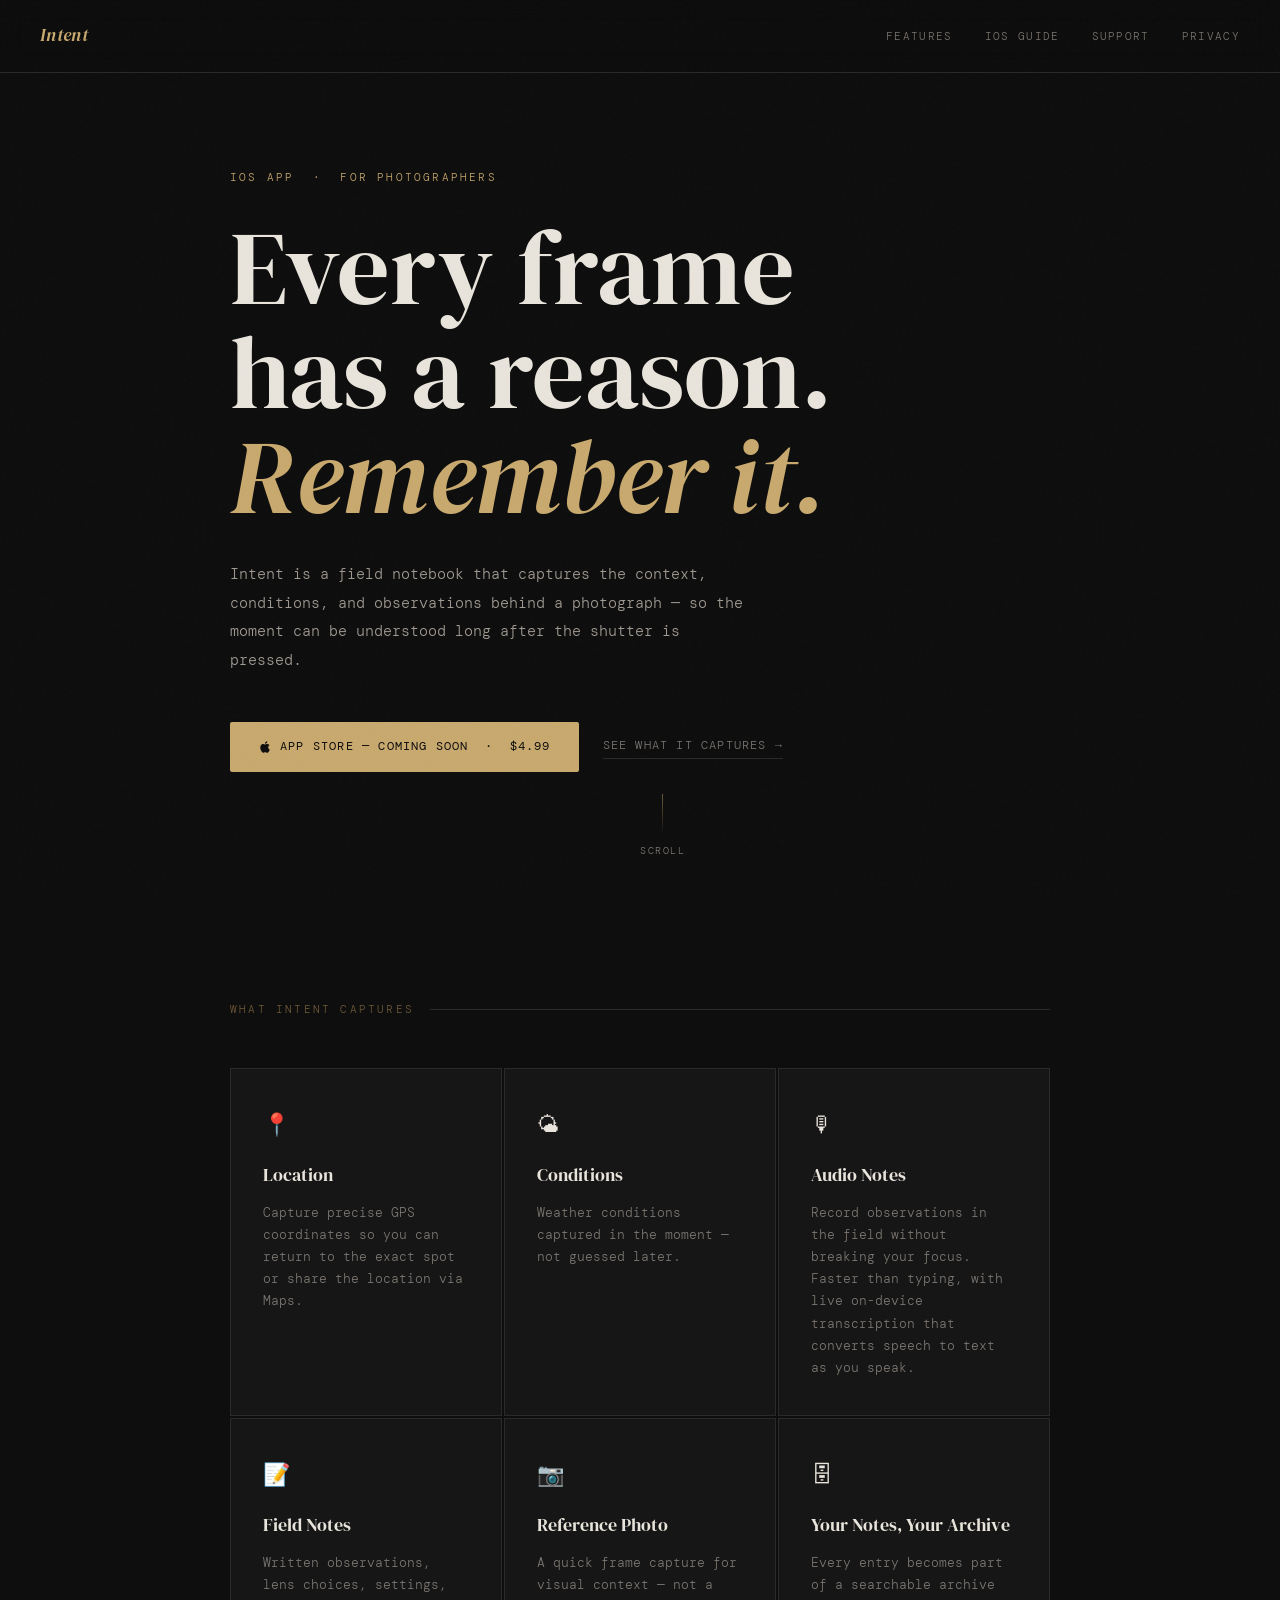
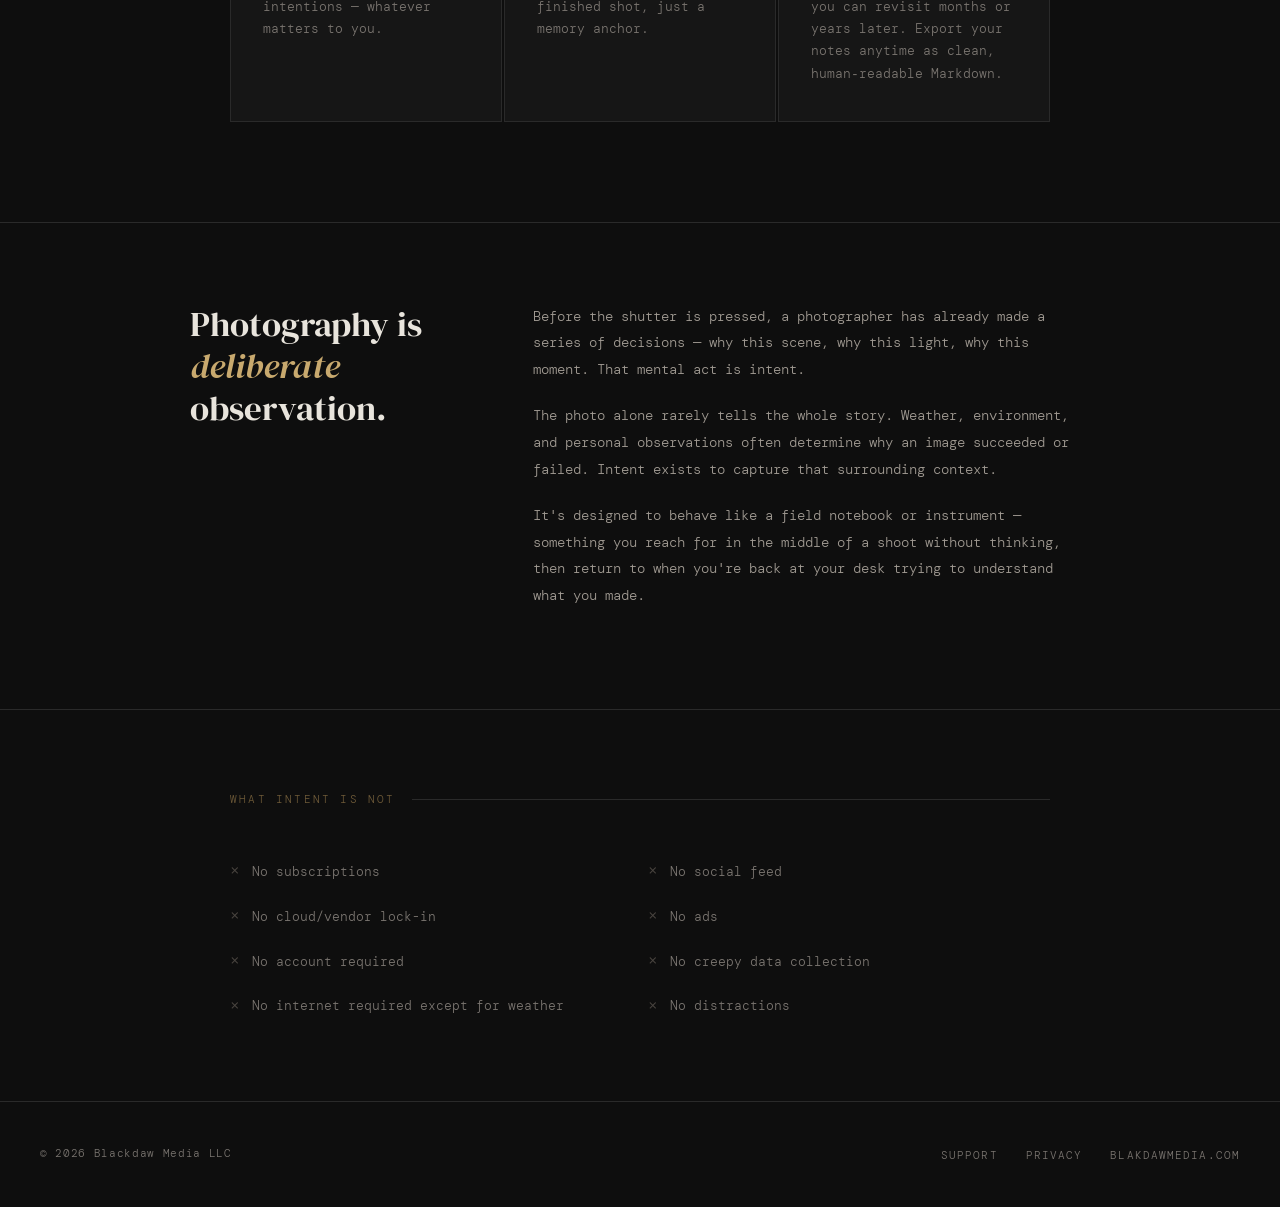
<file: index.html>
<!DOCTYPE html>
<html lang="en">
<head>
  <meta charset="UTF-8" />
  <meta name="viewport" content="width=device-width, initial-scale=1.0" />
  <title>Intent Photo Notes</title>
  <meta name="description" content="Intent is a field notebook for photographers that captures the context, conditions, and observations behind a photograph." />
  <link rel="preconnect" href="https://fonts.googleapis.com" />
  <link rel="preconnect" href="https://fonts.gstatic.com" crossorigin />
  <link href="https://fonts.googleapis.com/css2?family=DM+Serif+Display:ital@0;1&family=DM+Mono:wght@300;400&display=swap" rel="stylesheet" />
  <link rel="stylesheet" href="style.css" />
</head>
<body>

  <nav>
    <a href="/" class="nav-logo"><em>Intent</em></a>
    <ul class="nav-links">
      <li><a href="#features">Features</a></li>
      <li><a href="ios-guide.html">iOS Guide</a></li>
      <li><a href="support.html">Support</a></li>
      <li><a href="privacy.html">Privacy</a></li>
    </ul>
  </nav>

  <section class="hero">
    <p class="eyebrow">iOS App &nbsp;·&nbsp; For Photographers</p>
    <h1>Every frame<br>has a reason.<br><em>Remember it.</em></h1>
    <p class="hero-sub">Intent is a field notebook that captures the context, conditions, and observations behind a photograph — so the moment can be understood long after the shutter is pressed.</p>
    <div class="cta-row">
      <a href="#" class="btn-primary">
        <svg width="14" height="14" viewBox="0 0 24 24" fill="currentColor"><path d="M18.71 19.5c-.83 1.24-1.71 2.45-3.05 2.47-1.34.03-1.77-.79-3.29-.79-1.53 0-2 .77-3.27.82-1.31.05-2.3-1.32-3.14-2.53C4.25 17 2.94 12.45 4.7 9.39c.87-1.52 2.43-2.48 4.12-2.51 1.28-.02 2.5.87 3.29.87.78 0 2.26-1.07 3.8-.91.65.03 2.47.26 3.64 1.98-.09.06-2.17 1.28-2.15 3.81.03 3.02 2.65 4.03 2.68 4.04-.03.07-.42 1.44-1.38 2.83M13 3.5c.73-.83 1.94-1.46 2.94-1.5.13 1.17-.34 2.35-1.04 3.19-.69.85-1.83 1.51-2.95 1.42-.15-1.15.41-2.35 1.05-3.11z"/></svg>
        App Store — Coming Soon &nbsp;·&nbsp; $4.99
      </a>
      <a href="#features" class="btn-ghost">See what it captures →</a>
    </div>
    <div class="scroll-hint">
      <div class="scroll-line"></div>
      <span>Scroll</span>
    </div>
  </section>

  <section class="section" id="features">
    <p class="section-label">What Intent captures</p>
    <div class="features-grid">
      <div class="feature">
        <span class="feature-icon">📍</span>
        <h3>Location</h3>
        <p>Capture precise GPS coordinates so you can return to the exact spot or share the location via Maps.</p>
      </div>
      <div class="feature">
        <span class="feature-icon">🌤</span>
        <h3>Conditions</h3>
        <p>Weather conditions captured in the moment — not guessed later.</p>
      </div>
      <div class="feature">
        <span class="feature-icon">🎙</span>
        <h3>Audio Notes</h3>
        <p>Record observations in the field without breaking your focus. Faster than typing, with live on-device transcription that converts speech to text as you speak.</p>
      </div>
      <div class="feature">
        <span class="feature-icon">📝</span>
        <h3>Field Notes</h3>
        <p>Written observations, lens choices, settings, intentions — whatever matters to you.</p>
      </div>
      <div class="feature">
        <span class="feature-icon">📷</span>
        <h3>Reference Photo</h3>
        <p>A quick frame capture for visual context — not a finished shot, just a memory anchor.</p>
      </div>
      <div class="feature">
        <span class="feature-icon">🗄</span>
        <h3>Your Notes, Your Archive</h3>
        <p>Every entry becomes part of a searchable archive you can revisit months or years later. Export your notes anytime as clean, human‑readable Markdown.</p>
      </div>
    </div>
  </section>

  <div class="philosophy">
    <div class="philosophy-inner">
      <h2>Photography is<br><em>deliberate</em><br>observation.</h2>
      <div class="philosophy-body">
        <p>Before the shutter is pressed, a photographer has already made a series of decisions — why this scene, why this light, why this moment. That mental act is intent.</p>
        <p>The photo alone rarely tells the whole story. Weather, environment, and personal observations often determine why an image succeeded or failed. Intent exists to capture that surrounding context.</p>
        <p>It's designed to behave like a field notebook or instrument — something you reach for in the middle of a shoot without thinking, then return to when you're back at your desk trying to understand what you made.</p>
      </div>
    </div>
  </div>

  <div class="nobs">
    <p class="section-label">What Intent is not</p>
    <div class="nobs-grid">
      <div class="nobs-item">No subscriptions</div>
      <div class="nobs-item">No social feed</div>
      <div class="nobs-item">No cloud/vendor lock-in</div>
      <div class="nobs-item">No ads</div>
      <div class="nobs-item">No account required</div>
      <div class="nobs-item">No creepy data collection</div>
      <div class="nobs-item">No internet required except for weather</div>
      <div class="nobs-item">No distractions</div>
    </div>
  </div>

  <footer>
    <span>© 2026 Blackdaw Media LLC</span>
    <ul class="footer-links">
      <li><a href="support.html">Support</a></li>
      <li><a href="privacy.html">Privacy</a></li>
      <li><a href="https://blackdawmedia.com">blakdawmedia.com</a></li>
    </ul>
  </footer>

</body>
</html>
</file>
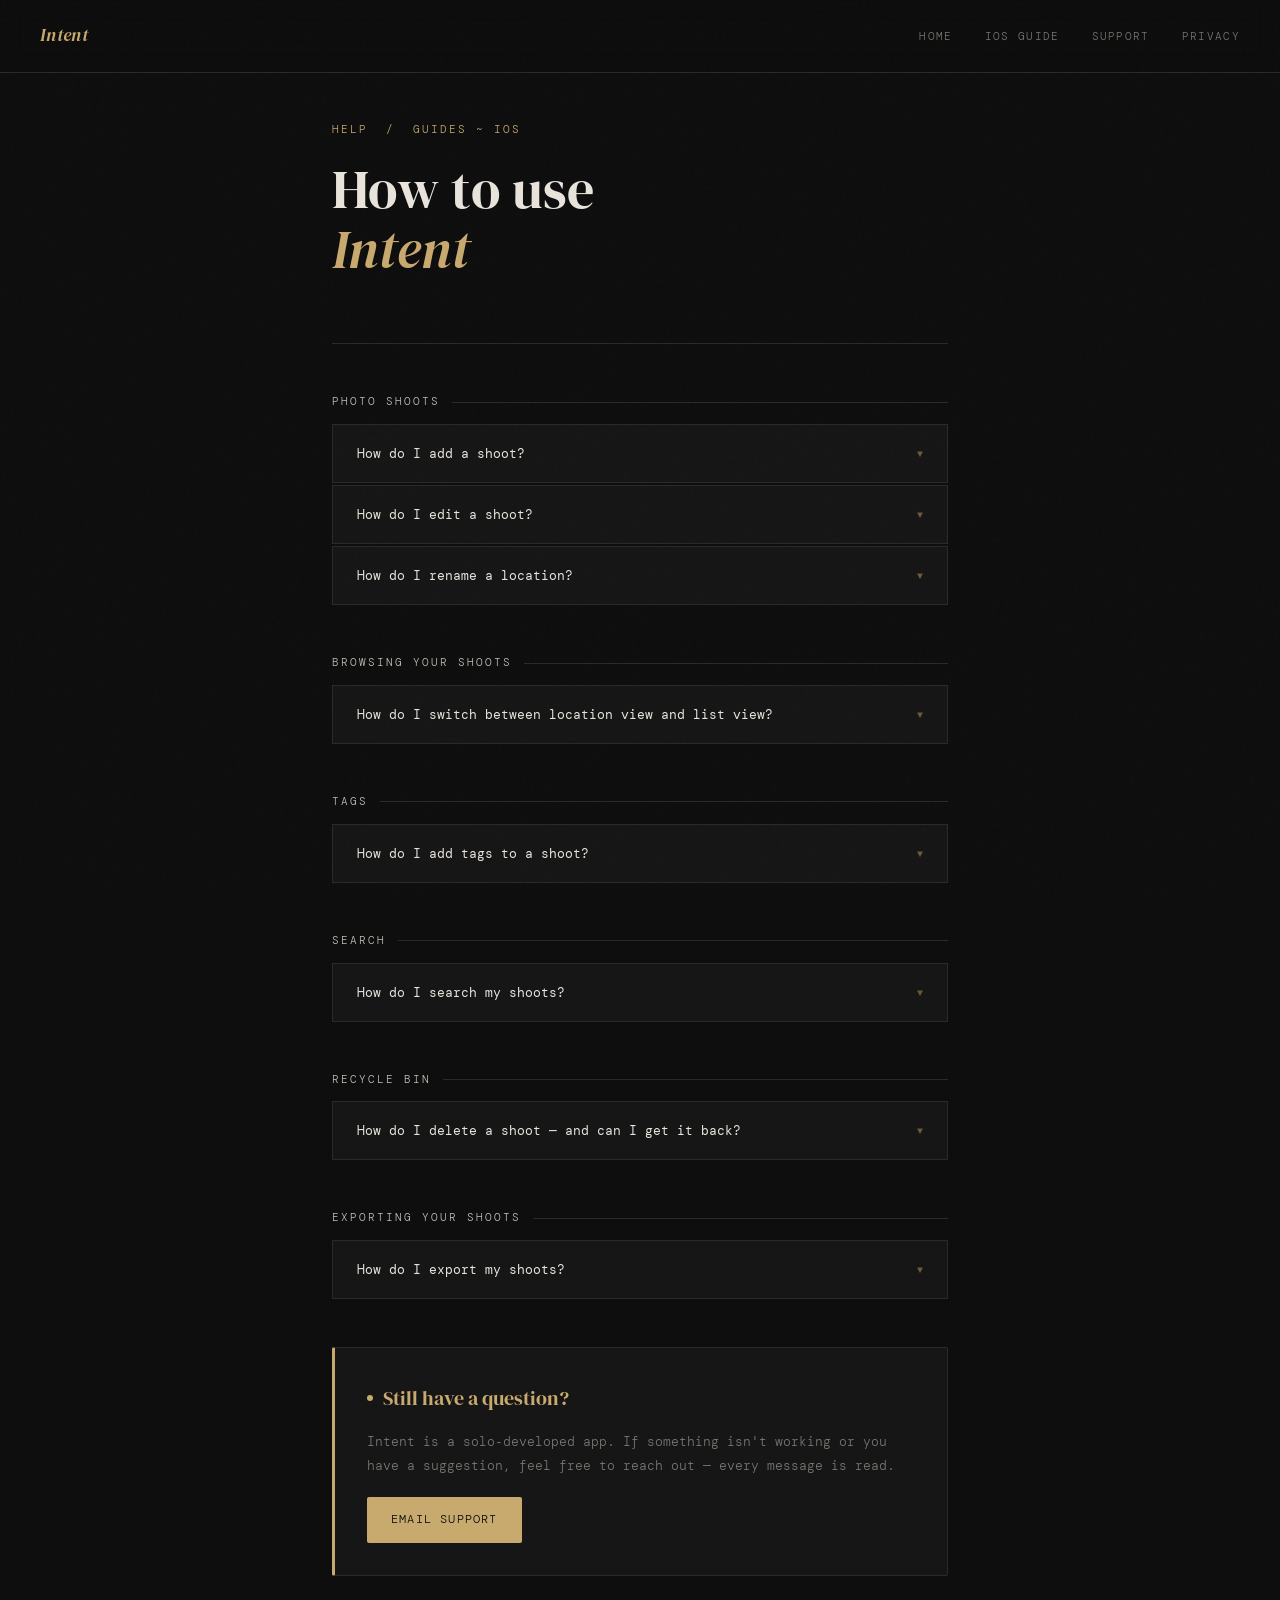
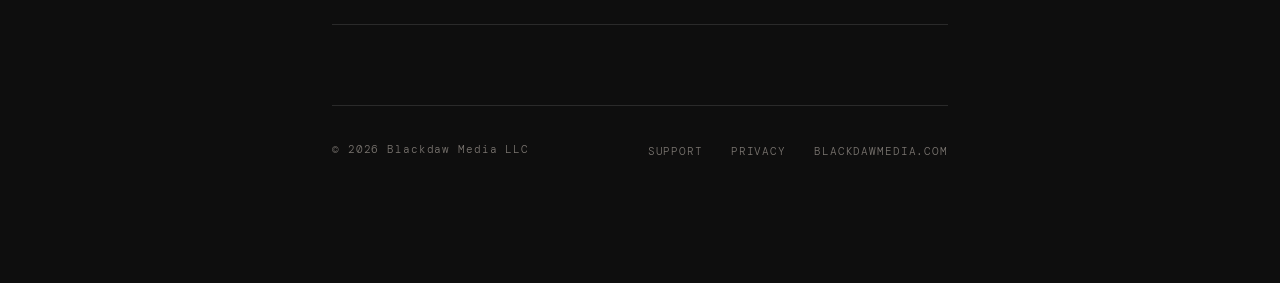
<file: ios-guide.html>
<!DOCTYPE html>
<html lang="en">
<head>
  <meta charset="UTF-8" />
  <meta name="viewport" content="width=device-width, initial-scale=1.0" />
  <title>Guides – Intent</title>
  <link rel="preconnect" href="https://fonts.googleapis.com" />
  <link rel="preconnect" href="https://fonts.gstatic.com" crossorigin />
  <link href="https://fonts.googleapis.com/css2?family=DM+Serif+Display:ital@0;1&family=DM+Mono:wght@300;400&display=swap" rel="stylesheet" />
  <link rel="stylesheet" href="style.css" />
  <style>
    .guide-section { margin-bottom: 48px; animation: fadeUp 0.5s ease both; }
    .guide-section:nth-child(2) { animation-delay: 0.08s; }
    .guide-section:nth-child(3) { animation-delay: 0.14s; }
    .guide-section:nth-child(4) { animation-delay: 0.20s; }
    .guide-section:nth-child(5) { animation-delay: 0.26s; }

    .guide-label {
      font-size: 11px;
      letter-spacing: 0.18em;
      text-transform: uppercase;
      color: var(--accent-dim);
      margin-bottom: 20px;
      display: flex;
      align-items: center;
      gap: 12px;
    }
    .guide-label::after { content: ''; flex: 1; height: 1px; background: var(--border); }

    .guide-card {
      background: var(--surface);
      border: 1px solid var(--border);
      margin-bottom: 2px;
      overflow: hidden;
    }

    .guide-card-header {
      width: 100%;
      background: none;
      border: none;
      color: var(--text);
      font-family: 'DM Mono', monospace;
      font-size: 13px;
      font-weight: 400;
      text-align: left;
      padding: 20px 24px;
      cursor: pointer;
      display: flex;
      justify-content: space-between;
      align-items: center;
      gap: 16px;
      transition: color 0.2s;
    }

    .guide-card-header:hover { color: var(--accent); }

    .guide-card-header .chevron {
      font-size: 10px;
      color: var(--accent-dim);
      transition: transform 0.25s;
      flex-shrink: 0;
    }

    .guide-card.open .chevron { transform: rotate(180deg); }

    .guide-body {
      max-height: 0;
      overflow: hidden;
      transition: max-height 0.35s ease, padding 0.3s ease;
      padding: 0 24px;
    }

    .guide-card.open .guide-body {
      max-height: 800px;
      padding: 0 24px 28px;
    }

    .steps { display: flex; flex-direction: column; gap: 0; }

    .step {
      display: flex;
      gap: 16px;
      align-items: flex-start;
      padding: 10px 0;
      border-bottom: 1px solid var(--border);
    }

    .step:last-child { border-bottom: none; }

    .step-num {
      width: 22px;
      height: 22px;
      border-radius: 50%;
      border: 1px solid var(--border);
      color: var(--muted);
      font-size: 11px;
      display: flex;
      align-items: center;
      justify-content: center;
      flex-shrink: 0;
      margin-top: 2px;
      font-family: 'DM Mono', monospace;
    }

    .step-content {
      font-size: 13px;
      line-height: 1.75;
      color: #c4bfb7;
      padding-top: 1px;
    }

    .step-content strong {
      color: var(--text);
      font-weight: 400;
    }

    .guide-tip {
      margin-top: 20px;
      padding: 14px 18px;
      border-left: 2px solid var(--accent-dim);
      font-size: 12px;
      color: var(--muted);
      line-height: 1.7;
    }

    .guide-tip strong {
      color: var(--accent);
      font-weight: 400;
      letter-spacing: 0.06em;
    }

    .guide-divider {
      border: none;
      border-top: 1px solid var(--border);
      margin: 16px 0;
    }
  </style>
</head>
<body>
  <nav>
    <a href="index.html" class="nav-logo"><em>Intent</em></a>
    <ul class="nav-links">
      <li><a href="index.html">Home</a></li>
      <li><a href="ios-guide.html">iOS Guide</a></li>
      <li><a href="support.html">Support</a></li>
      <li><a href="privacy.html">Privacy</a></li>
    </ul>
  </nav>

  <div class="wrap">
    <header>
      <p class="eyebrow">Help &nbsp;/&nbsp; Guides ~ iOS</p>
      <h1>How to use<br><em>Intent</em></h1>
    </header>

    <hr class="rule" />

    <!-- Section: Shoots -->
    <div class="guide-section">
      <p class="guide-label">Photo shoots</p>

      <div class="guide-card">
        <button class="guide-card-header" onclick="toggle(this)">
          How do I add a shoot?
          <span class="chevron">▼</span>
        </button>
        <div class="guide-body">
          <div class="steps">
            <div class="step">
              <div class="step-num">1</div>
              <div class="step-content">Tap the <strong>+ button</strong> on the home screen to start a new shoot.</div>
            </div>
            <div class="step">
              <div class="step-num">2</div>
              <div class="step-content">Take or add a reference photo. Intent automatically records the <strong>date, time, location, and weather conditions</strong> for that moment.</div>
            </div>
            <div class="step">
              <div class="step-num">3</div>
              <div class="step-content">Add a written note, or tap the <strong>microphone</strong> to transcribe your voice directly into the notes field.</div>
            </div>
            <div class="step">
              <div class="step-num">4</div>
              <div class="step-content">Choose an existing location. Or create a new one to file the shoot under.</div>
            </div>
            <div class="step">
              <div class="step-num">5</div>
              <div class="step-content">Tap <strong>Save</strong>. Your shoot is stored locally on your device.</div>
            </div>
          </div>
          <div class="guide-tip"><strong>Note —</strong> Voice transcription runs on-device and feeds directly into the notes field, so you can talk through what you're seeing without typing.</div>
        </div>
      </div>

      <div class="guide-card">
        <button class="guide-card-header" onclick="toggle(this)">
          How do I edit a shoot?
          <span class="chevron">▼</span>
        </button>
        <div class="guide-body">
          <div class="steps">
            <div class="step">
              <div class="step-num">1</div>
              <div class="step-content">Tap a shoot from the home screen to open it.</div>
            </div>
            <div class="step">
              <div class="step-num">2</div>
              <div class="step-content">Tap to edit — your notes, tags, or voice transcription.</div>
            </div>
            <div class="step">
              <div class="step-num">3</div>
              <div class="step-content">Changes <strong>save automatically</strong> as you make them.</div>
            </div>
          </div>
        </div>
        </div>
      
        <div class="guide-card">
        <button class="guide-card-header" onclick="toggle(this)">
          How do I rename a location?
          <span class="chevron">▼</span>
        </button>
        <div class="guide-body">
          <div class="steps">
            <div class="step">
              <div class="step-num">1</div>
              <div class="step-content">Tap <strong>Settings</strong> in the main navigation.</div>
            </div>
            <div class="step">
              <div class="step-num">2</div>
              <div class="step-content">Look for Manage Locations. Tap <strong>Rename Locations</strong>.</div>
            </div>
            <div class="step">
              <div class="step-num">3</div>
              <div class="step-content">Tap the location name you want to change. Edit it. Tap <strong>Save</strong>.</div>
            </div>
          </div>
        </div>
      </div>
    </div>

        <!-- Section: Views -->
    <div class="guide-section">
      <p class="guide-label">Browsing your shoots</p>

      <div class="guide-card">
        <button class="guide-card-header" onclick="toggle(this)">
          How do I switch between location view and list view?
          <span class="chevron">▼</span>
        </button>
        <div class="guide-body">
          <div class="steps">
            <div class="step">
              <div class="step-num">1</div>
              <div class="step-content">Tap the <strong>list icon in the toolbar</strong> on the home screen to toggle between the two views.</div>
            </div>
            <div class="step">
              <div class="step-num">2</div>
              <div class="step-content"><strong>Location view</strong> (default) groups your shoots by where you shot them. Swipe horizontally to move between locations.</div>
            </div>
            <div class="step">
              <div class="step-num">3</div>
              <div class="step-content"><strong>Flat list view</strong> shows all shoots in a single chronological list, newest first, across all locations.</div>
            </div>
          </div>
          <div class="guide-tip"><strong>Note —</strong> The toggle works in both All Shoots and Recent modes.</div>
        </div>
      </div>
    </div>

    <!-- Section: Tags -->
    <div class="guide-section">
      <p class="guide-label">Tags</p>

      <div class="guide-card">
        <button class="guide-card-header" onclick="toggle(this)">
          How do I add tags to a shoot?
          <span class="chevron">▼</span>
        </button>
        <div class="guide-body">
          <div class="steps">
            <div class="step">
              <div class="step-num">1</div>
              <div class="step-content">Open a shoot by tapping it from the home screen.</div>
            </div>
            <div class="step">
              <div class="step-num">2</div>
              <div class="step-content">Tap the <strong>tags field</strong> and start typing. Intent suggests matches from your existing tags and a built-in list of photography terms.</div>
            </div>
            <div class="step">
              <div class="step-num">3</div>
              <div class="step-content">Tap a suggestion to add it, or finish typing and confirm to <strong>create a new tag</strong>.</div>
            </div>
            <div class="step">
              <div class="step-num">4</div>
              <div class="step-content">To remove a tag, tap the <strong>× on the tag</strong> inside the shoot.</div>
            </div>
          </div>
          <div class="guide-tip"><strong>Note —</strong> Tags are fully searchable. Once you tag a shoot "golden hour" or "long exposure," you can find every shoot with that tag from the search screen.</div>
        </div>
      </div>
    </div>

    <!-- Section: Search -->
    <div class="guide-section">
      <p class="guide-label">Search</p>

      <div class="guide-card">
        <button class="guide-card-header" onclick="toggle(this)">
          How do I search my shoots?
          <span class="chevron">▼</span>
        </button>
        <div class="guide-body">
          <div class="steps">
            <div class="step">
              <div class="step-num">1</div>
              <div class="step-content">Tap the <strong>magnifying glass</strong> in the toolbar on the home screen.</div>
            </div>
            <div class="step">
              <div class="step-num">2</div>
              <div class="step-content">Type any word or phrase. Intent searches across your <strong>notes, tags, location names, and weather summaries</strong> simultaneously.</div>
            </div>
            <div class="step">
              <div class="step-num">3</div>
              <div class="step-content">Results appear as you type. Each result shows a <strong>match hint</strong> so you can see at a glance why it came up.</div>
            </div>
            <div class="step">
              <div class="step-num">4</div>
              <div class="step-content">Tap any result to open the full shoot.</div>
            </div>
          </div>
          <div class="guide-tip"><strong>Note —</strong> Try searching for weather conditions like "overcast" or "wind" — Intent captures those automatically, so your field conditions become searchable without any extra effort.</div>
        </div>
      </div>
    </div>

    <!-- Section: Recycle bin -->
    <div class="guide-section">
      <p class="guide-label">Recycle bin</p>

      <div class="guide-card">
        <button class="guide-card-header" onclick="toggle(this)">
          How do I delete a shoot — and can I get it back?
          <span class="chevron">▼</span>
        </button>
        <div class="guide-body">
          <div class="steps">
            <div class="step">
              <div class="step-num">1</div>
              <div class="step-content">Swipe left on a shoot from the home screen and tap <strong>Recycle</strong>. The shoot moves to the recycle bin — it isn't permanently removed yet.</div>
            </div>
            <div class="step">
              <div class="step-num">2</div>
              <div class="step-content">To access the recycle bin, tap <strong>Recycle Bin</strong> on the main navigation.</div>
            </div>
            <div class="step">
              <div class="step-num">3</div>
              <div class="step-content">To restore an individual shoot, swipe left on it and choose <strong>Undelete</strong>. It returns to the home screen exactly where it was. If you swipe far enough you will also see <strong>Delete</strong>. Tap that to permanently delete only that shoot.</div>
            </div>
            <div class="step">
              <div class="step-num">4</div>
              <div class="step-content">To empty Recycle Bin, tap the <strong>Trash Can</strong> in the top toolbar.  All shoots in the bin will be permanently deleted.</div>
            </div>
          </div>
          <div class="guide-tip"><strong>Note —</strong> Deleted shoots don't appear in search results — only active shoots are searched.</div>
        </div>
      </div>
    </div>

    <!-- Section: Views -->
    <div class="guide-section">
      <p class="guide-label">Exporting your shoots</p>

      <div class="guide-card">
        <button class="guide-card-header" onclick="toggle(this)">
          How do I export my shoots?
          <span class="chevron">▼</span>
        </button>
        <div class="guide-body">
          <div class="steps">
            <div class="step">
              <div class="step-num">1</div>
              <div class="step-content">Tap <strong>Settings</strong> in the main navigation.</div>
            </div>
            <div class="step">
              <div class="step-num">2</div>
              <div class="step-content">Scroll down to <strong>Data</strong>. Tap <strong>Export Journal</strong>.</div>
            </div>
            <div class="step">
              <div class="step-num">3</div>
              <div class="step-content">Review the notes about what is exported. Tap <strong>Export Journal</strong>.</div>
            </div>
            <div class="step">
              <div class="step-num">4</div>
              <div class="step-content">Choose the destination for the zip file. <strong>Email</strong> will be the best choice for most everyone.</div>
            </div>
          </div>
          <div class="guide-tip"><strong>Note —</strong> Export only exports the text details of your shoot as of version 1.</div>
        </div>
      </div>
    </div>

     <div class="contact-card">
      <h2>Still have a question?</h2>
      <p>Intent is a solo‑developed app. If something isn't working or you have a suggestion, feel free to reach out — every message is read.</p>
      <a href="mailto:support@intent-photo.com" class="btn-contact">Email Support</a>
    </div>
    
    <hr class="rule" />

    <footer>
      <span>© 2026 Blackdaw Media LLC</span>
      <ul class="footer-links">
        <li><a href="support.html">Support</a></li>
        <li><a href="privacy.html">Privacy</a></li>
        <li><a href="https://blackdawmedia.com">blackdawmedia.com</a></li>
      </ul>
    </footer>
  </div>

 <script>
    function toggle(btn) {
      const item = btn.closest('.guide-card');
      const isOpen = item.classList.contains('open');
      document.querySelectorAll('.guide-card.open').forEach(el => el.classList.remove('open'));
      if (!isOpen) item.classList.add('open');
    }
  </script>
</body>
</html>
</file>
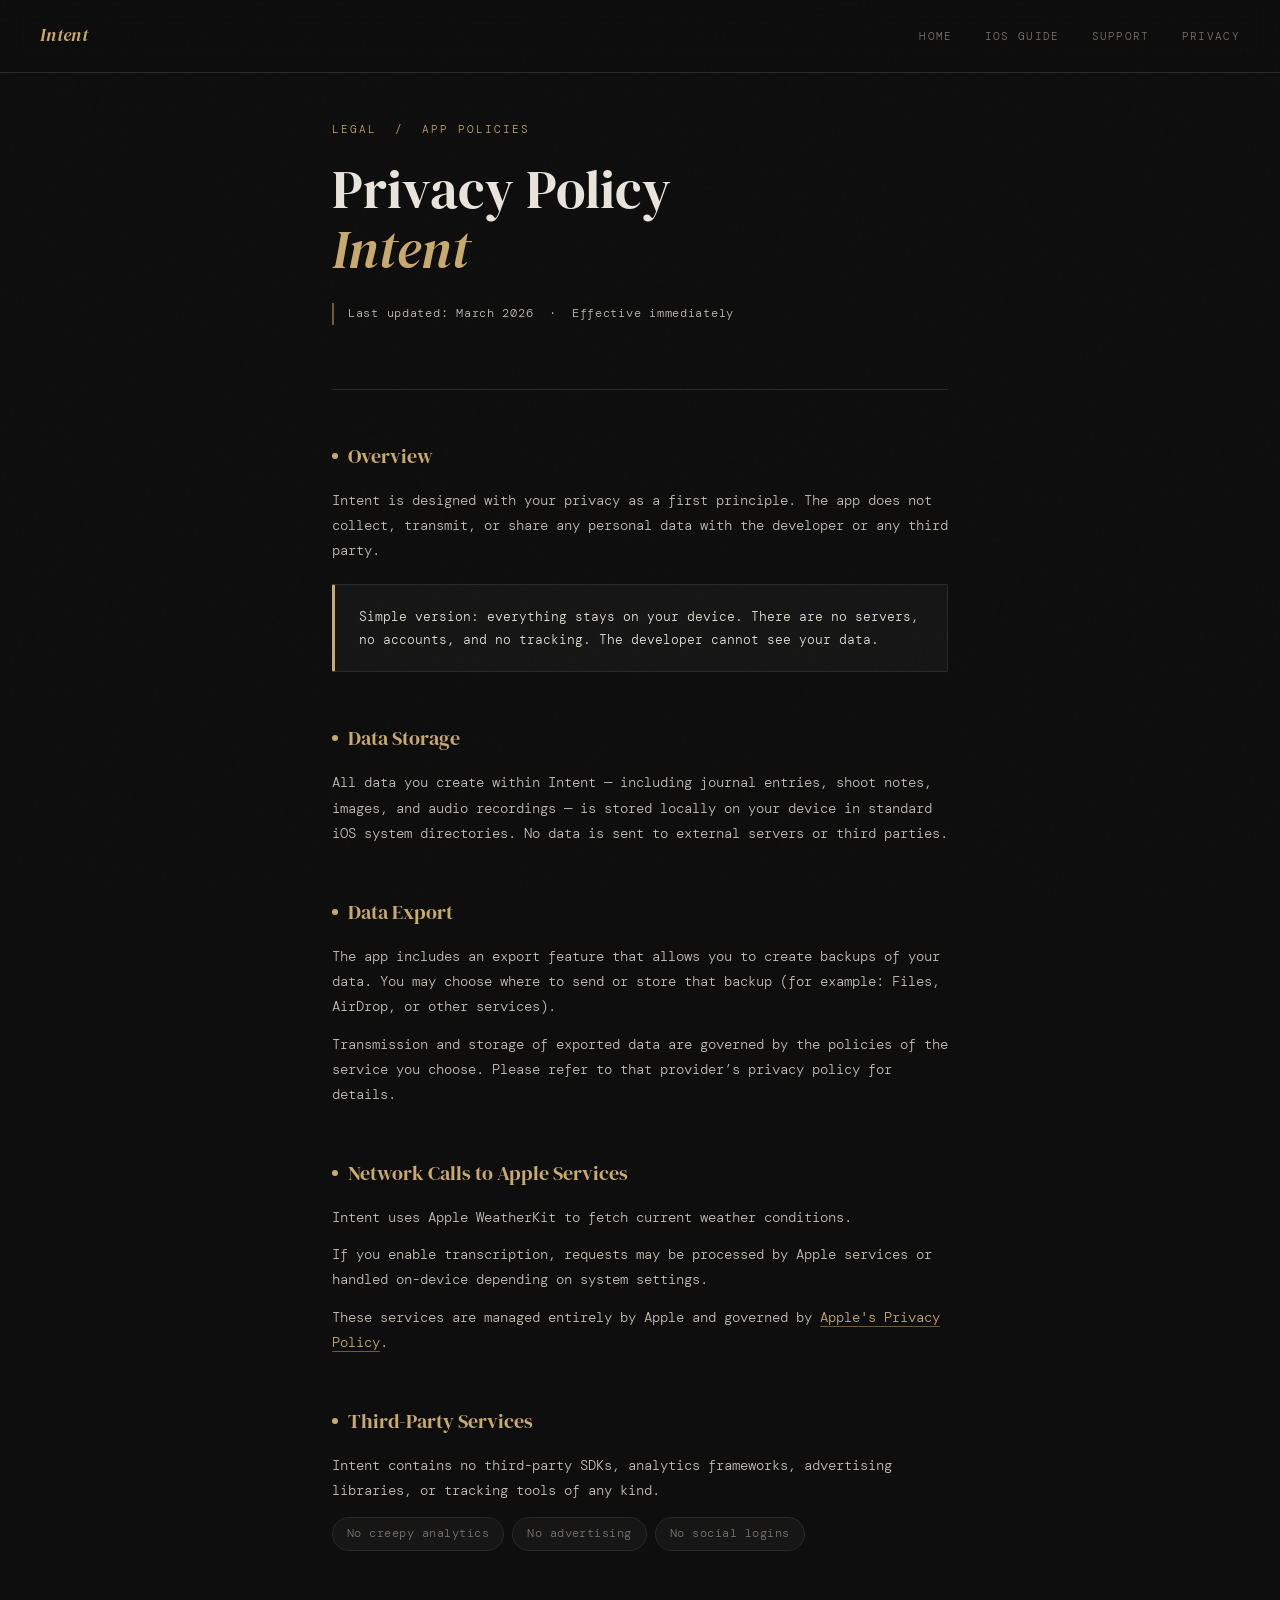
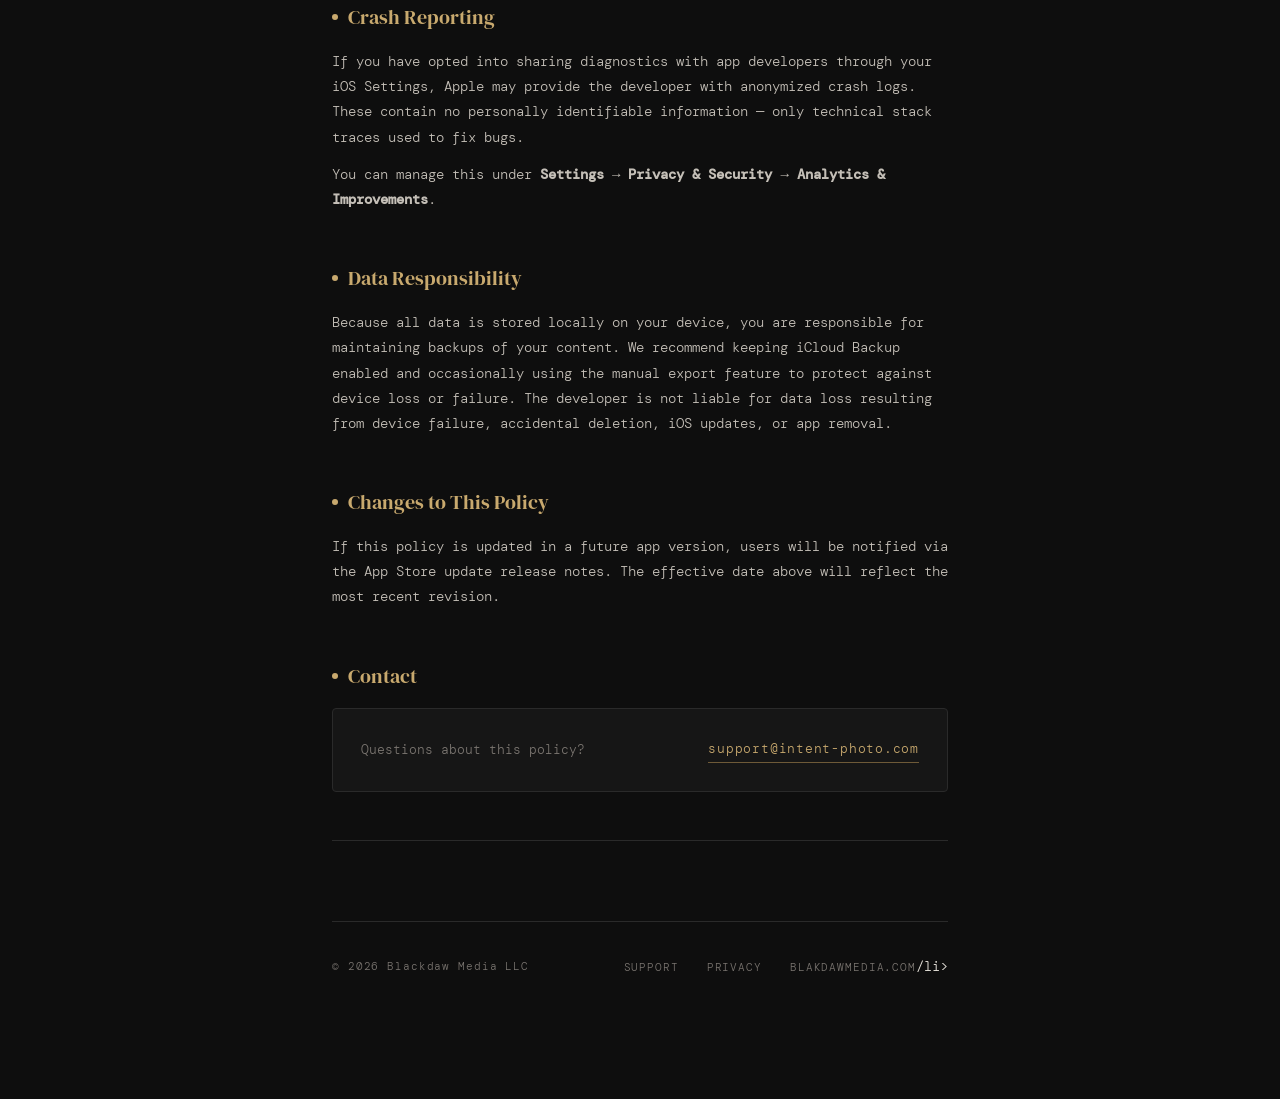
<file: privacy.html>
<!DOCTYPE html>
<html lang="en">
<head>
  <meta charset="UTF-8" />
  <meta name="viewport" content="width=device-width, initial-scale=1.0" />
  <title>Privacy Policy – Intent</title>
  <link rel="preconnect" href="https://fonts.googleapis.com" />
  <link rel="preconnect" href="https://fonts.gstatic.com" crossorigin />
  <link href="https://fonts.googleapis.com/css2?family=DM+Serif+Display:ital@0;1&family=DM+Mono:wght@300;400&display=swap" rel="stylesheet" />
  <link rel="stylesheet" href="style.css" />
</head>
<body>
  <nav>
    <a href="index.html" class="nav-logo"><em>Intent</em></a>
    <ul class="nav-links">
      <li><a href="index.html">Home</a></li>
      <li><a href="ios-guide.html">iOS Guide</a></li>
      <li><a href="support.html">Support</a></li>
      <li><a href="privacy.html">Privacy</a></li>
    </ul>
  </nav>

  <div class="wrap">
    <header>
      <p class="eyebrow">Legal &nbsp;/&nbsp; App Policies</p>
      <h1>Privacy Policy<br><em>Intent</em></h1>
      <p class="meta">Last updated: March 2026 &nbsp;·&nbsp; Effective immediately</p>
    </header>

    <hr class="rule" />

    <section>
      <h2>Overview</h2>
      <p>Intent is designed with your privacy as a first principle. The app does not collect, transmit, or share any personal data with the developer or any third party.</p>
      <div class="callout">
        <p>Simple version: everything stays on your device. There are no servers, no accounts, and no tracking. The developer cannot see your data.</p>
      </div>
    </section>

    <section>
      <h2>Data Storage</h2>
      <p>All data you create within Intent — including journal entries, shoot notes, images, and audio recordings — is stored locally on your device in standard iOS system directories. No data is sent to external servers or third parties.</p>
    </section>

    <section>
      <h2>Data Export</h2>
      <p>The app includes an export feature that allows you to create backups of your data. You may choose where to send or store that backup (for example: Files, AirDrop, or other services).</p>
      <p>Transmission and storage of exported data are governed by the policies of the service you choose. Please refer to that provider’s privacy policy for details.</p>
    </section>

    <section>
      <h2>Network Calls to Apple Services</h2>
      <p>Intent uses Apple WeatherKit to fetch current weather conditions.</p>
      <p>If you enable transcription, requests may be processed by Apple services or handled on-device depending on system settings.</p>
      <p>These services are managed entirely by Apple and governed by <a href="https://www.apple.com/legal/privacy/" class="inline-link">Apple's Privacy Policy</a>.</p>
    </section>

    <section>
      <h2>Third-Party Services</h2>
      <p>Intent contains no third-party SDKs, analytics frameworks, advertising libraries, or tracking tools of any kind.</p>
      <div class="pill-list">
        <span class="pill">No creepy analytics</span>
        <span class="pill">No advertising</span>
        <span class="pill">No social logins</span>
      </div>
    </section>

    <section>
      <h2>Crash Reporting</h2>
      <p>If you have opted into sharing diagnostics with app developers through your iOS Settings, Apple may provide the developer with anonymized crash logs. These contain no personally identifiable information — only technical stack traces used to fix bugs.</p>
      <p>You can manage this under <strong>Settings → Privacy & Security → Analytics & Improvements</strong>.</p>
    </section>

    <section>
      <h2>Data Responsibility</h2>
      <p>Because all data is stored locally on your device, you are responsible for maintaining backups of your content. We recommend keeping iCloud Backup enabled and occasionally using the manual export feature to protect against device loss or failure. The developer is not liable for data loss resulting from device failure, accidental deletion, iOS updates, or app removal.</p>
    </section>

    <section>
      <h2>Changes to This Policy</h2>
      <p>If this policy is updated in a future app version, users will be notified via the App Store update release notes. The effective date above will reflect the most recent revision.</p>
    </section>

    <section>
      <h2>Contact</h2>
      <div class="contact-block">
        <p>Questions about this policy?</p>
        <a href="mailto:support@intent-photo.com">support@intent-photo.com</a>
      </div>
    </section>

    <hr class="rule" />

    <footer>
    <span>© 2026 Blackdaw Media LLC</span>
    <ul class="footer-links">
      <li><a href="support.html">Support</a></li>
      <li><a href="privacy.html">Privacy</a></li>
      <li><a href="https://blackdawmedia.com">blakdawmedia.com</a>/li>
    </ul>
  </footer>
  </div>
</body>
</html>
</file>
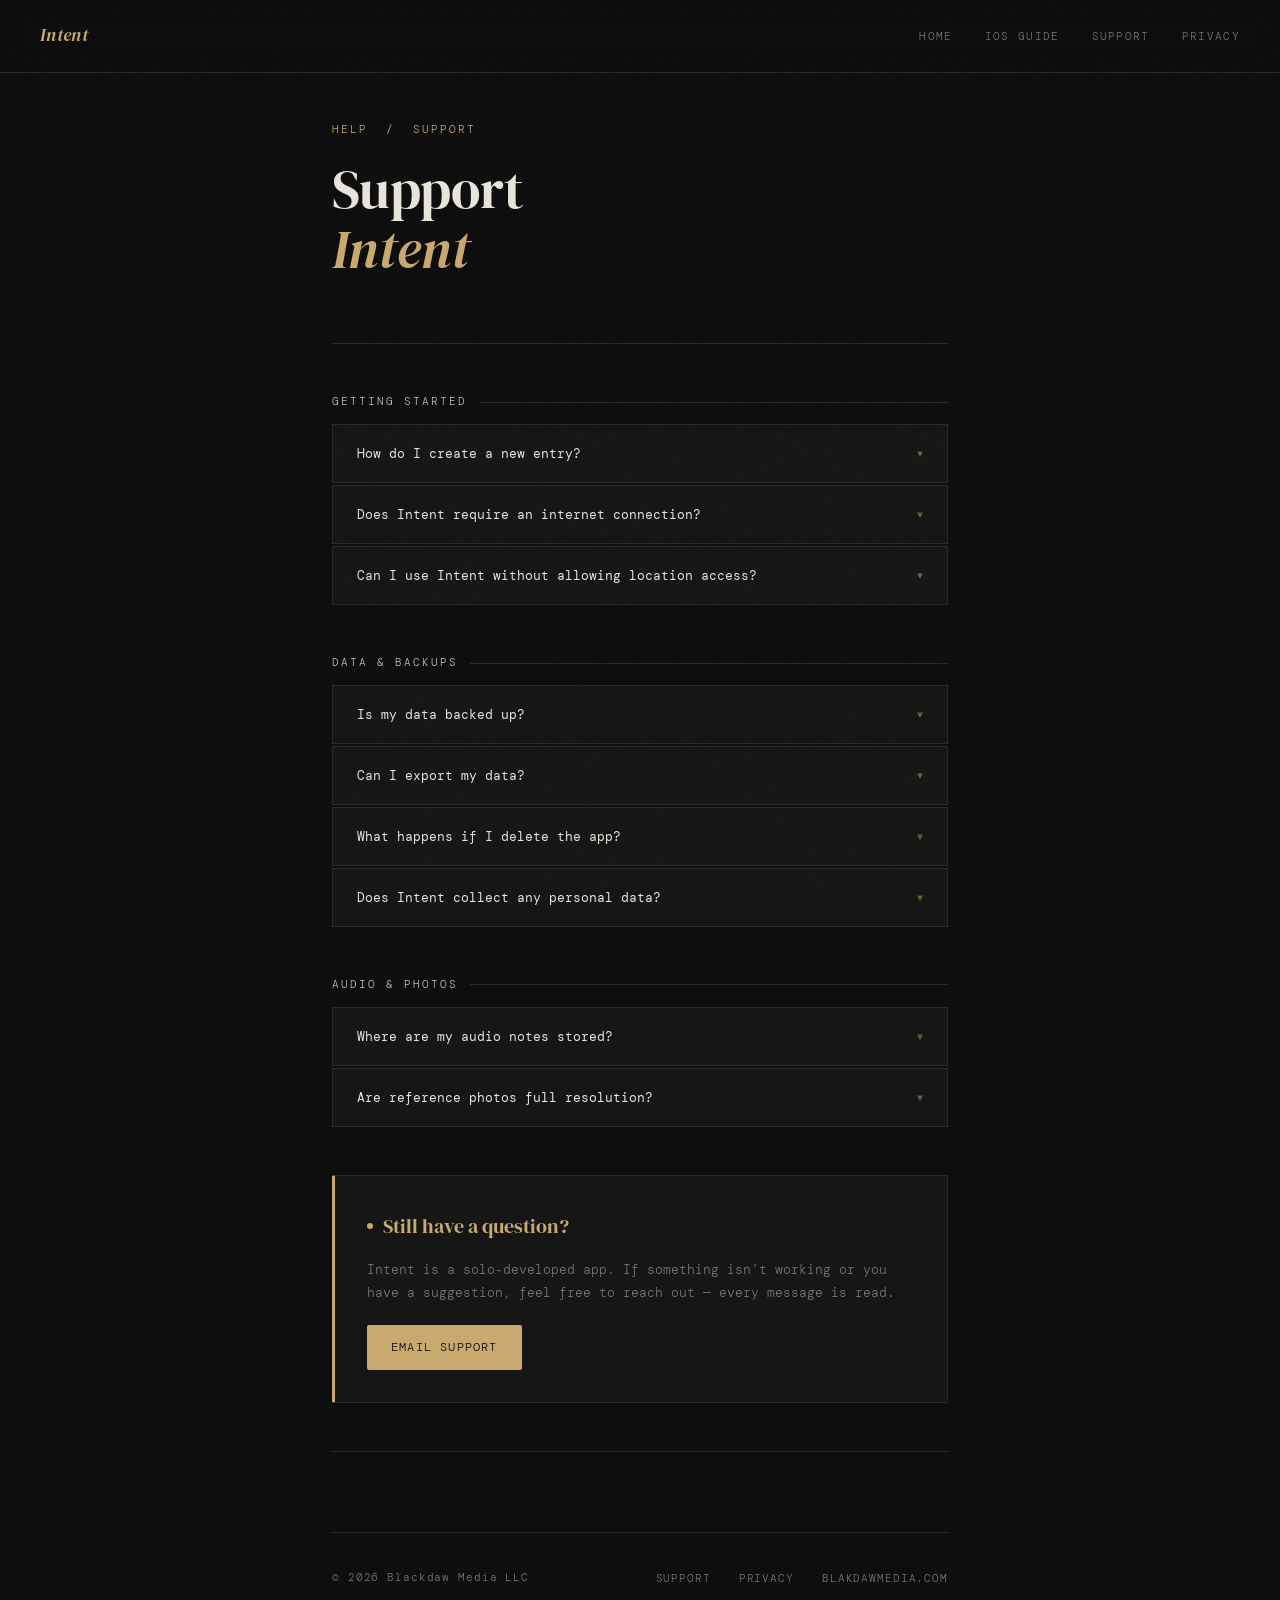
<file: support.html>
<!DOCTYPE html>
<html lang="en">
<head>
  <meta charset="UTF-8" />
  <meta name="viewport" content="width=device-width, initial-scale=1.0" />
  <title>Support – Intent</title>
  <link rel="preconnect" href="https://fonts.googleapis.com" />
  <link rel="preconnect" href="https://fonts.gstatic.com" crossorigin />
  <link href="https://fonts.googleapis.com/css2?family=DM+Serif+Display:ital@0;1&family=DM+Mono:wght@300;400&display=swap" rel="stylesheet" />
  <link rel="stylesheet" href="style.css" />
</head>
<body>
  <nav>
    <a href="index.html" class="nav-logo"><em>Intent</em></a>
    <ul class="nav-links">
      <li><a href="index.html">Home</a></li>
      <li><a href="ios-guide.html">iOS Guide</a></li>
      <li><a href="support.html">Support</a></li>
      <li><a href="privacy.html">Privacy</a></li>
    </ul>
  </nav>

  <div class="wrap">
    <header>
      <p class="eyebrow">Help &nbsp;/&nbsp; Support</p>
      <h1>Support<br><em>Intent</em></h1>
    </header>

    <hr class="rule" />

    <div class="faq-section">
      <p class="faq-label">Getting started</p>

      <div class="faq-item">
        <button class="faq-q" onclick="toggle(this)">
          How do I create a new entry?
          <span class="chevron">▼</span>
        </button>
        <div class="faq-a"><p>Tap the "+" icon at the top of most screens to start a new entry. Intent will prompt you to take or attach a photo. Add notes and optionally set a location. When you save, coordinates and weather are recorded automatically.</p></div>
      </div>

      <div class="faq-item">
        <button class="faq-q" onclick="toggle(this)">
          Does Intent require an internet connection?
          <span class="chevron">▼</span>
        </button>
        <div class="faq-a"><p>Only for getting the weather. Otherwise Intent works entirely offline. All data is stored locally on your device.</p></div>
      </div>

      <div class="faq-item">
        <button class="faq-q" onclick="toggle(this)">
          Can I use Intent without allowing location access?
          <span class="chevron">▼</span>
        </button>
        <div class="faq-a"><p>Yes. Location is optional. You can create entries without it, though location data is one of the core features of the field archive. You can adjust permissions at any time in iOS Settings.</p></div>
      </div>
    </div>

    <div class="faq-section">
      <p class="faq-label">Data & backups</p>

      <div class="faq-item">
        <button class="faq-q" onclick="toggle(this)">
          Is my data backed up?
          <span class="chevron">▼</span>
        </button>
        <div class="faq-a"><p>If you have iCloud Backup enabled on your device, your Intent data is included in your standard iOS device backup automatically. We recommend keeping iCloud Backup enabled to protect your field archive.</p></div>
      </div>

      <div class="faq-item">
        <button class="faq-q" onclick="toggle(this)">
          Can I export my data?
          <span class="chevron">▼</span>
        </button>
        <div class="faq-a"><p>Yes. Intent exports a ZIP archive that you can AirDrop or email to yourself. The archive is organized in a human‑ and machine‑friendly format using Markdown.</p></div>
      </div>

      <div class="faq-item">
        <button class="faq-q" onclick="toggle(this)">
          What happens if I delete the app?
          <span class="chevron">▼</span>
        </button>
        <div class="faq-a"><p>Deleting the app removes all locally stored data. If you have iCloud Backup enabled, your data will be restored when you reinstall and restore from backup. Always ensure backups are current before removing the app.</p></div>
      </div>

      <div class="faq-item">
        <button class="faq-q" onclick="toggle(this)">
          Does Intent collect any personal data?
          <span class="chevron">▼</span>
        </button>
        <div class="faq-a"><p>No. Intent does not collect personal data. All information remains stored locally on your device. See the Privacy Policy for full details.</p></div>
      </div>
    </div>

    <div class="faq-section">
      <p class="faq-label">Audio & photos</p>

      <div class="faq-item">
        <button class="faq-q" onclick="toggle(this)">
          Where are my audio notes stored?
          <span class="chevron">▼</span>
        </button>
        <div class="faq-a"><p>Audio files are stored locally in the app’s Documents directory on your device. They are included in iCloud Backup automatically if it is enabled.</p></div>
      </div>

      <div class="faq-item">
        <button class="faq-q" onclick="toggle(this)">
          Are reference photos full resolution?
          <span class="chevron">▼</span>
        </button>
        <div class="faq-a"><p>Reference photos are saved as optimized JPEGs (max 2000px, 75% quality) to keep your archive manageable. They're intended as context anchors, not finished images.</p></div>
      </div>
    </div>

    <div class="contact-card">
      <h2>Still have a question?</h2>
      <p>Intent is a solo‑developed app. If something isn’t working or you have a suggestion, feel free to reach out — every message is read.</p>
      <a href="mailto:support@intent-photo.com" class="btn-contact">Email Support</a>
    </div>

    <hr class="rule" />

     <footer>
    <span>© 2026 Blackdaw Media LLC</span>
    <ul class="footer-links">
      <li><a href="support.html">Support</a></li>
      <li><a href="privacy.html">Privacy</a></li>
      <li><a href="https://blackdawmedia.com">blakdawmedia.com</a></li>
    </ul>
  </footer>
  </div>

  <script>
    function toggle(btn) {
      const item = btn.closest('.faq-item');
      const isOpen = item.classList.contains('open');
      document.querySelectorAll('.faq-item.open').forEach(el => el.classList.remove('open'));
      if (!isOpen) item.classList.add('open');
    }
  </script>
</body>
</html>
</file>
<file: style.css>
/* =========================================================
   style.css — Intent App
   ========================================================= */

/* Reset */
*, *::before, *::after { box-sizing: border-box; margin: 0; padding: 0; }

/* Tokens */
:root {
  --bg:         #0e0e0e;
  --surface:    #161616;
  --border:     #2a2a2a;
  --text:       #e8e4dc;
  --muted:      #7a7570;
  --accent:     #c8a96e;
  --accent-dim: #6e5a38;
}

html { scroll-behavior: smooth; }

body {
  background: var(--bg);
  color: var(--text);
  font-family: 'DM Mono', monospace;
  font-weight: 300;
  font-size: 14px;
  line-height: 1.8;
  min-height: 100vh;
  overflow-x: hidden;
}

/* Grain overlay */
body::before {
  content: '';
  position: fixed;
  inset: 0;
  background-image: url("data:image/svg+xml,%3Csvg viewBox='0 0 256 256' xmlns='http://www.w3.org/2000/svg'%3E%3Cfilter id='n'%3E%3CfeTurbulence type='fractalNoise' baseFrequency='0.9' numOctaves='4' stitchTiles='stitch'/%3E%3C/filter%3E%3Crect width='100%25' height='100%25' filter='url(%23n)' opacity='0.04'/%3E%3C/svg%3E");
  pointer-events: none;
  z-index: 999;
  opacity: 0.35;
}

/* Navigation */
nav {
  position: fixed;
  top: 0; left: 0; right: 0;
  z-index: 100;
  display: flex;
  justify-content: space-between;
  align-items: center;
  padding: 20px 40px;
  background: rgba(14,14,14,0.85);
  backdrop-filter: blur(12px);
  border-bottom: 1px solid var(--border);
}

.nav-logo {
  font-family: 'DM Serif Display', serif;
  font-size: 1.1rem;
  color: var(--text);
  text-decoration: none;
  letter-spacing: 0.02em;
}

.nav-logo em { font-style: italic; color: var(--accent); }

.nav-links {
  display: flex;
  gap: 32px;
  list-style: none;
}

.nav-links a {
  font-size: 11px;
  letter-spacing: 0.12em;
  text-transform: uppercase;
  color: var(--muted);
  text-decoration: none;
  transition: color 0.2s;
}

.nav-links a:hover { color: var(--accent); }

/* Animations */
@keyframes fadeUp {
  from { opacity: 0; transform: translateY(16px); }
  to   { opacity: 1; transform: translateY(0); }
}

@keyframes scrollPulse {
  0%, 100% { opacity: 0.3; transform: scaleY(1); }
  50%       { opacity: 1;   transform: scaleY(1.1); }
}


/* =========================================================
   Homepage (index.html)
   ========================================================= */

.hero {
  position: relative;
  min-height: 100vh;
  display: flex;
  flex-direction: column;
  justify-content: center;
  padding: 120px 40px 80px;
  max-width: 900px;
  margin: 0 auto;
}

.hero .eyebrow {
  font-size: 11px;
  letter-spacing: 0.2em;
  text-transform: uppercase;
  color: var(--accent);
  margin-bottom: 28px;
  animation: fadeUp 0.6s ease both;
}

.hero h1 {
  font-family: 'DM Serif Display', serif;
  font-size: clamp(3rem, 9vw, 6.5rem);
  font-weight: 400;
  line-height: 1.0;
  margin-bottom: 32px;
  animation: fadeUp 0.6s 0.1s ease both;
}

.hero h1 em {
  font-style: italic;
  color: var(--accent);
  display: block;
}

.hero-sub {
  font-size: 15px;
  color: #a09a92;
  max-width: 520px;
  line-height: 1.9;
  margin-bottom: 48px;
  animation: fadeUp 0.6s 0.2s ease both;
}

.cta-row {
  display: flex;
  align-items: center;
  gap: 24px;
  flex-wrap: wrap;
  animation: fadeUp 0.6s 0.3s ease both;
}

.btn-primary {
  display: inline-flex;
  align-items: center;
  gap: 8px;
  background: var(--accent);
  color: #0e0e0e;
  font-family: 'DM Mono', monospace;
  font-size: 12px;
  font-weight: 400;
  letter-spacing: 0.1em;
  text-transform: uppercase;
  text-decoration: none;
  padding: 14px 28px;
  border-radius: 2px;
  transition: background 0.2s, transform 0.15s;
}

.btn-primary:hover {
  background: #d4b87a;
  transform: translateY(-1px);
}

.btn-ghost {
  font-size: 12px;
  letter-spacing: 0.1em;
  text-transform: uppercase;
  color: var(--muted);
  text-decoration: none;
  border-bottom: 1px solid var(--border);
  padding-bottom: 2px;
  transition: color 0.2s, border-color 0.2s;
}

.btn-ghost:hover {
  color: var(--text);
  border-color: var(--muted);
}

.scroll-hint {
  position: absolute;
  bottom: 40px;
  left: 50%;
  transform: translateX(-50%);
  display: flex;
  flex-direction: column;
  align-items: center;
  gap: 8px;
  animation: fadeUp 0.6s 0.6s ease both;
}

.scroll-hint span {
  font-size: 10px;
  letter-spacing: 0.16em;
  text-transform: uppercase;
  color: var(--muted);
}

.scroll-line {
  width: 1px;
  height: 40px;
  background: linear-gradient(to bottom, var(--accent-dim), transparent);
  animation: scrollPulse 2s ease-in-out infinite;
}

.section {
  max-width: 900px;
  margin: 0 auto;
  padding: 100px 40px;
}

.section-label {
  font-size: 11px;
  letter-spacing: 0.2em;
  text-transform: uppercase;
  color: var(--accent-dim);
  margin-bottom: 48px;
  display: flex;
  align-items: center;
  gap: 16px;
}

.section-label::after {
  content: '';
  flex: 1;
  height: 1px;
  background: var(--border);
}

.features-grid {
  display: grid;
  grid-template-columns: repeat(auto-fit, minmax(240px, 1fr));
  gap: 2px;
}

.feature {
  background: var(--surface);
  padding: 36px 32px;
  border: 1px solid var(--border);
  transition: border-color 0.2s;
}

.feature:hover { border-color: var(--accent-dim); }

.feature-icon {
  font-size: 22px;
  margin-bottom: 16px;
  display: block;
}

.feature h3 {
  font-family: 'DM Serif Display', serif;
  font-size: 1.1rem;
  font-weight: 400;
  margin-bottom: 10px;
  color: var(--text);
}

.feature p {
  font-size: 13px;
  color: var(--muted);
  line-height: 1.7;
}

.philosophy {
  border-top: 1px solid var(--border);
  border-bottom: 1px solid var(--border);
  padding: 80px 40px;
}

.philosophy-inner {
  max-width: 900px;
  margin: 0 auto;
  display: grid;
  grid-template-columns: 1fr 2fr;
  gap: 64px;
  align-items: start;
}

.philosophy h2 {
  font-family: 'DM Serif Display', serif;
  font-size: 2.2rem;
  font-weight: 400;
  line-height: 1.2;
  color: var(--text);
  position: sticky;
  top: 100px;
}

.philosophy h2 em {
  font-style: italic;
  color: var(--accent);
}

.philosophy-body p {
  color: #a09a92;
  font-size: 14px;
  line-height: 1.9;
  margin-bottom: 20px;
}

.nobs {
  max-width: 900px;
  margin: 0 auto;
  padding: 80px 40px;
}

.nobs-grid {
  display: grid;
  grid-template-columns: repeat(2, 1fr);
  gap: 16px;
  margin-top: 40px;
}

.nobs-item {
  display: flex;
  align-items: center;
  gap: 12px;
  font-size: 13px;
  color: var(--muted);
}

.nobs-item::before {
  content: '×';
  color: #4a4540;
  font-size: 16px;
  flex-shrink: 0;
}

body > footer {
  border-top: 1px solid var(--border);
  padding: 40px;
  display: flex;
  justify-content: space-between;
  align-items: center;
  flex-wrap: wrap;
  gap: 16px;
  max-width: 100%;
}

.footer-links {
  display: flex;
  gap: 28px;
  list-style: none;
}

.footer-links a {
  font-size: 11px;
  letter-spacing: 0.1em;
  text-transform: uppercase;
  color: var(--muted);
  text-decoration: none;
  transition: color 0.2s;
}

.footer-links a:hover { color: var(--accent); }

body > footer span {
  font-size: 11px;
  color: var(--muted);
  letter-spacing: 0.06em;
}


/* =========================================================
   Inner pages — Support & Privacy (shared)
   ========================================================= */

.wrap { max-width: 680px; margin: 0 auto; padding: 120px 32px 120px; }

.wrap header { margin-bottom: 64px; animation: fadeUp 0.6s ease both; }

.wrap .eyebrow {
  font-size: 11px;
  letter-spacing: 0.18em;
  text-transform: uppercase;
  color: var(--accent);
  margin-bottom: 20px;
}

.wrap h1 {
  font-family: 'DM Serif Display', serif;
  font-size: clamp(2.2rem, 6vw, 3.4rem);
  font-weight: 400;
  line-height: 1.1;
  margin-bottom: 24px;
}

.wrap h1 em { font-style: italic; color: var(--accent); }

.rule { border: none; border-top: 1px solid var(--border); margin: 48px 0; }

.wrap p { color: #c4bfb7; margin-bottom: 12px; }

.wrap p:last-child { margin-bottom: 0; }

.wrap > footer {
  margin-top: 80px;
  padding-top: 32px;
  border-top: 1px solid var(--border);
  display: flex;
  justify-content: space-between;
  align-items: center;
  flex-wrap: wrap;
  gap: 12px;
}

.wrap > footer span { font-size: 11px; color: var(--muted); letter-spacing: 0.08em; }

.wrap > footer a {
  font-size: 11px;
  color: var(--muted);
  text-decoration: none;
  letter-spacing: 0.08em;
  transition: color 0.2s;
}

.wrap > footer a:hover { color: var(--accent); }


/* =========================================================
   Support page (support.html)
   ========================================================= */

.faq-section { margin-bottom: 48px; animation: fadeUp 0.5s ease both; }
.faq-section:nth-child(2) { animation-delay: 0.08s; }
.faq-section:nth-child(3) { animation-delay: 0.14s; }
.faq-section:nth-child(4) { animation-delay: 0.20s; }
.faq-section:nth-child(5) { animation-delay: 0.26s; }

.faq-label {
  font-size: 11px;
  letter-spacing: 0.18em;
  text-transform: uppercase;
  color: var(--accent-dim);
  margin-bottom: 20px;
  display: flex;
  align-items: center;
  gap: 12px;
}

.faq-label::after { content: ''; flex: 1; height: 1px; background: var(--border); }

.faq-item {
  border: 1px solid var(--border);
  background: var(--surface);
  margin-bottom: 2px;
  overflow: hidden;
}

.faq-q {
  width: 100%;
  background: none;
  border: none;
  color: var(--text);
  font-family: 'DM Mono', monospace;
  font-size: 13px;
  font-weight: 400;
  text-align: left;
  padding: 20px 24px;
  cursor: pointer;
  display: flex;
  justify-content: space-between;
  align-items: center;
  gap: 16px;
  transition: color 0.2s;
}

.faq-q:hover { color: var(--accent); }

.faq-q .chevron {
  font-size: 10px;
  color: var(--accent-dim);
  transition: transform 0.25s;
  flex-shrink: 0;
}

.faq-item.open .chevron { transform: rotate(180deg); }

.faq-a {
  max-height: 0;
  overflow: hidden;
  transition: max-height 0.3s ease, padding 0.3s ease;
  padding: 0 24px;
}

.faq-item.open .faq-a {
  max-height: 300px;
  padding: 0 24px 20px;
}

.faq-a p { font-size: 13px; color: var(--muted); }

.contact-card {
  background: var(--surface);
  border: 1px solid var(--border);
  border-left: 3px solid var(--accent);
  padding: 32px;
  border-radius: 2px;
  margin-top: 48px;
  animation: fadeUp 0.5s 0.3s ease both;
}

.contact-card h2 {
  font-family: 'DM Serif Display', serif;
  font-size: 1.3rem;
  font-weight: 400;
  color: var(--text);
  margin-bottom: 12px;
}

.contact-card p { font-size: 13px; color: var(--muted); margin-bottom: 20px; }

.btn-contact {
  display: inline-block;
  background: var(--accent);
  color: #0e0e0e;
  font-family: 'DM Mono', monospace;
  font-size: 12px;
  letter-spacing: 0.1em;
  text-transform: uppercase;
  text-decoration: none;
  padding: 12px 24px;
  border-radius: 2px;
  transition: background 0.2s;
}

.btn-contact:hover { background: #d4b87a; }


/* =========================================================
   Privacy page (privacy.html)
   ========================================================= */

.meta {
  font-size: 12px;
  color: var(--muted);
  letter-spacing: 0.06em;
  border-left: 2px solid var(--accent-dim);
  padding-left: 14px;
}

.wrap section { margin-bottom: 48px; animation: fadeUp 0.5s ease both; }
.wrap section:nth-child(2) { animation-delay: 0.08s; }
.wrap section:nth-child(3) { animation-delay: 0.14s; }
.wrap section:nth-child(4) { animation-delay: 0.20s; }
.wrap section:nth-child(5) { animation-delay: 0.26s; }
.wrap section:nth-child(6) { animation-delay: 0.32s; }
.wrap section:nth-child(7) { animation-delay: 0.38s; }

.wrap h2 {
  font-family: 'DM Serif Display', serif;
  font-size: 1.25rem;
  font-weight: 400;
  color: var(--accent);
  margin-bottom: 14px;
  display: flex;
  align-items: center;
  gap: 10px;
}

.wrap h2::before {
  content: '';
  display: inline-block;
  width: 6px;
  height: 6px;
  background: var(--accent);
  border-radius: 50%;
  flex-shrink: 0;
}

.callout {
  background: var(--surface);
  border: 1px solid var(--border);
  border-left: 3px solid var(--accent);
  padding: 20px 24px;
  margin: 20px 0;
  border-radius: 2px;
}

.callout p { color: var(--text); font-size: 13px; }

.pill-list { display: flex; flex-wrap: wrap; gap: 8px; margin-top: 14px; }

.pill {
  background: var(--surface);
  border: 1px solid var(--border);
  padding: 5px 14px;
  border-radius: 100px;
  font-size: 12px;
  color: var(--muted);
  letter-spacing: 0.04em;
}

.contact-block {
  background: var(--surface);
  border: 1px solid var(--border);
  padding: 28px;
  border-radius: 4px;
  display: flex;
  align-items: center;
  justify-content: space-between;
  gap: 20px;
  flex-wrap: wrap;
}

.contact-block p { margin: 0; font-size: 13px; color: var(--muted); }

.contact-block a {
  color: var(--accent);
  text-decoration: none;
  font-size: 13px;
  letter-spacing: 0.06em;
  border-bottom: 1px solid var(--accent-dim);
  padding-bottom: 2px;
  transition: color 0.2s, border-color 0.2s;
}

.contact-block a:hover { color: var(--text); border-color: var(--text); }

.inline-link {
  color: var(--accent);
  text-decoration: none;
  border-bottom: 1px solid var(--accent-dim);
}


/* =========================================================
   Responsive
   ========================================================= */

@media (max-width: 640px) {
  nav { padding: 16px 20px; }
  .nav-links { gap: 20px; }
  .hero { padding: 100px 20px 60px; }
  .section { padding: 60px 20px; }
  .philosophy { padding: 60px 20px; }
  .philosophy-inner { grid-template-columns: 1fr; gap: 32px; }
  .philosophy h2 { position: static; }
  .nobs { padding: 60px 20px; }
  .nobs-grid { grid-template-columns: 1fr; }
  body > footer { padding: 32px 20px; flex-direction: column; align-items: flex-start; }
}

@media (max-width: 480px) {
  nav { padding: 16px 20px; }
  .nav-links { gap: 20px; }
  .wrap { padding: 90px 20px 80px; }
  .contact-block { flex-direction: column; align-items: flex-start; }
}
</file>
